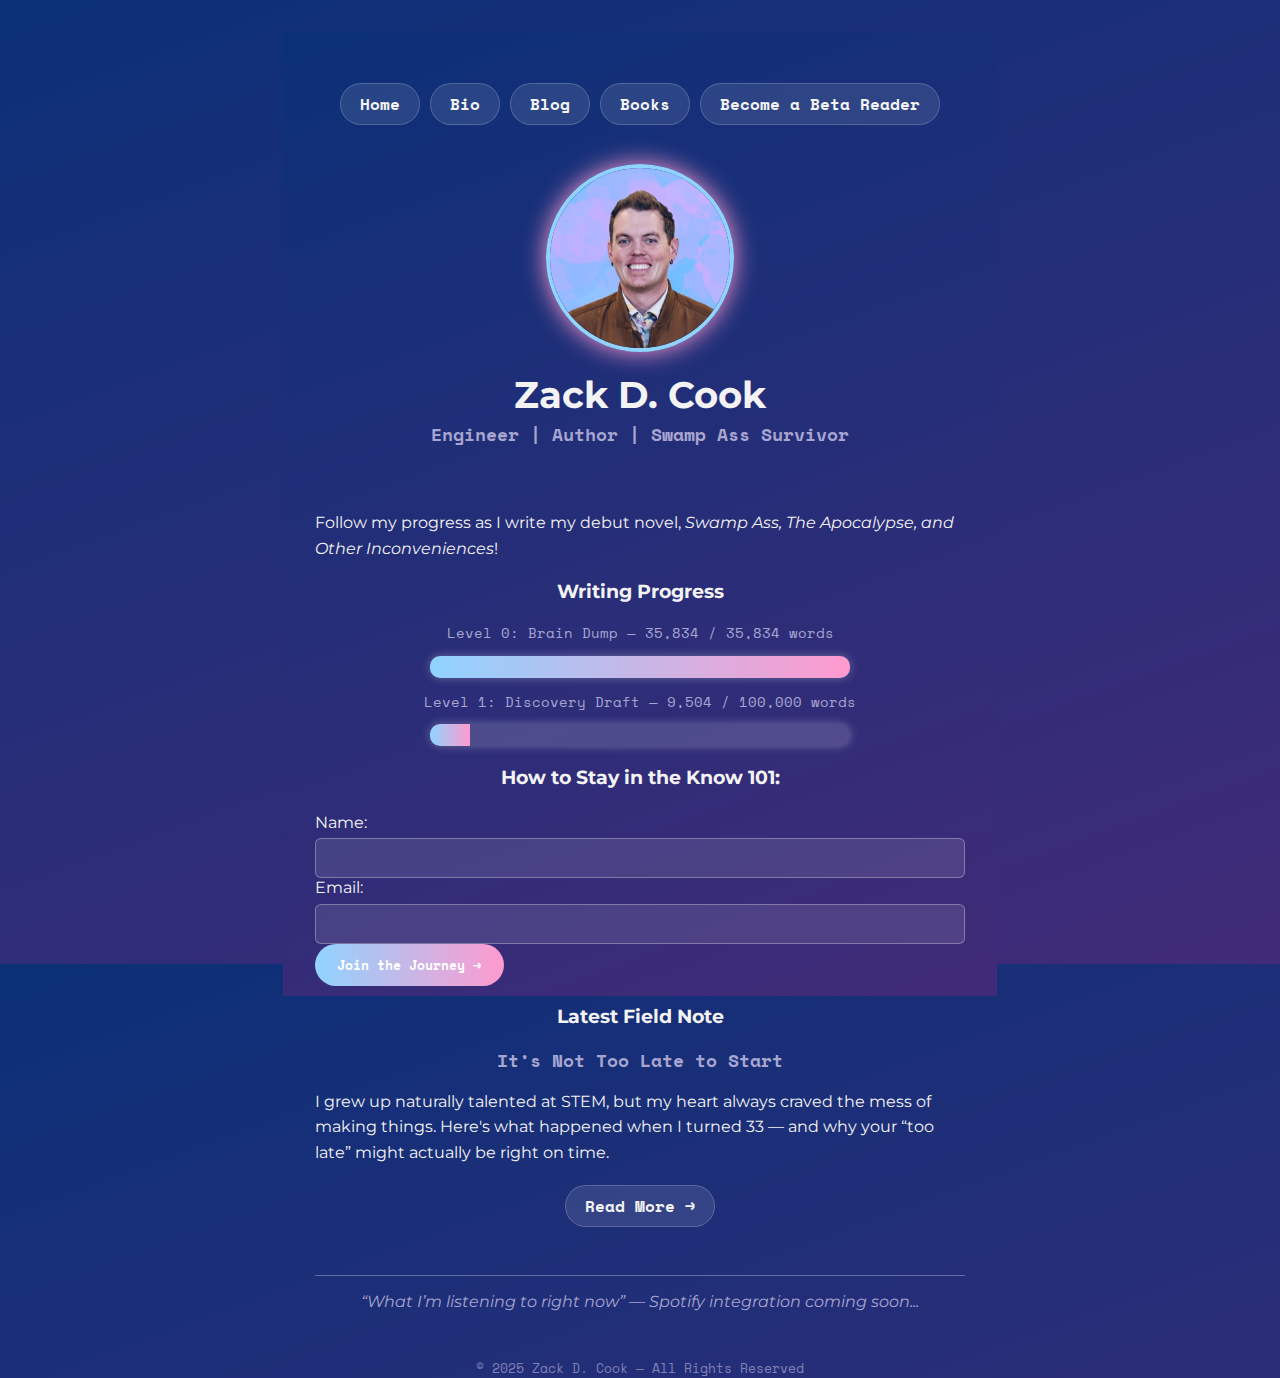
<file: index.html>
<!DOCTYPE html>
<html lang="en">
<head>
  <meta charset="UTF-8" />
  <meta name="viewport" content="width=device-width, initial-scale=1.0" />
  <title>Zack D. Cook – Author</title>
  <link rel="apple-touch-icon" href="favicon.png">
  <meta name="theme-color" content="#0B3078">
  <link rel="stylesheet" href="style.css">
</head>
<body>
  <nav>
    <a href="index.html">Home</a>
    <a href="bio.html">Bio</a>
    <a href="blog/index.html">Blog</a>
    <a href="works.html">Books</a>
    <a href="beta.html">Become a Beta Reader</a>
  </nav>
  <header>
    <img src="profile.jpg" alt="Zack D. Cook profile picture" class="profile">
    <h1>Zack D. Cook</h1>
    <h2>Engineer | Author | Swamp Ass Survivor</h2>
  </header>

  <section>
    <p>
      Follow my progress as I write my debut novel, <em>Swamp Ass, The Apocalypse, and Other Inconveniences</em>!
    </p>

    <h3>Writing Progress</h3>

    <div class="xp-label">Level 0: Brain Dump — 35,834 / 35,834 words</div>
    <div class="xp-container" style="--target-width:100%;">
      <div class="xp-bar" style="width:100%;"></div>
    </div>

    <div class="xp-label">Level 1: Discovery Draft — 9,504 / 100,000 words</div>
    <div class="xp-container" style="--target-width:8.7%;">
      <div class="xp-bar" style="width:9.5%;"></div>
    </div>
    
    <p></p>

    <div class="subscribe-box">
      <h3>How to Stay in the Know 101:</h3>
      <form action="https://formsubmit.co/972d8c9a0ddcd609e5fe897e27d4cde6" method="POST" target="_self">
        <input type="hidden" name="_subject" value="New Newsletter Signup">
        <input type="hidden" name="_next" value="https://zackdcook.com/thankyou.html">
        <input type="hidden" name="_captcha" value="false">
        <input type="text" name="_honey" style="display:none">
        <label for="name">Name:</label>
        <input type="text" id="name" name="name" required>
        <label for="email">Email:</label>
        <input type="email" id="email" name="email" required>
        <button type="submit">Join the Journey →</button>
      </form>
    </div>
    
    <!-- Latest Field Note Preview -->
    <section class="blog-preview">
      <h3>Latest Field Note</h3>
      <article>
        <h2>It’s Not Too Late to Start</h2>
        <p class="preview-snippet">I grew up naturally talented at STEM, but my heart always craved the mess of making things. Here's what happened when I turned 33 — and why your “too late” might actually be right on time.</p>
        <nav>
          <a href="blog/its-not-too-late.html">Read More →</a>
        </nav>
      </article>
    </section>
    <div class="spotify-placeholder">
      <em>“What I’m listening to right now”</em> — Spotify integration coming soon...
    </div>
  </section>

  <footer>© 2025 Zack D. Cook — All Rights Reserved</footer>
  <!-- Cloudflare Web Analytics --><script defer src='https://static.cloudflareinsights.com/beacon.min.js' data-cf-beacon='{"token": "25529c53f667454c84579c2abc404e20"}'></script><!-- End Cloudflare Web Analytics -->
</body>
</html>
</file>
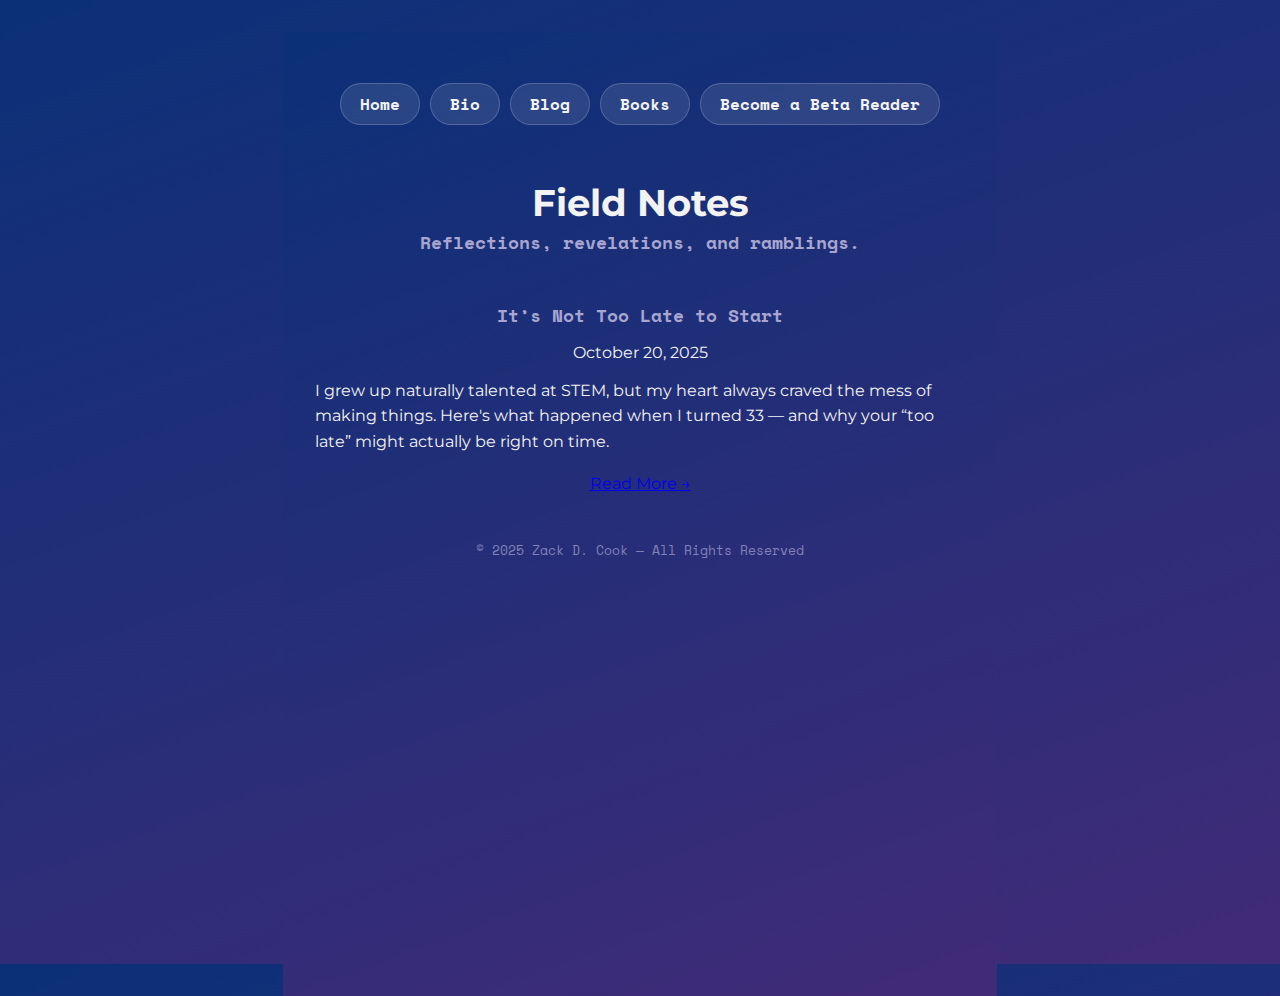
<file: blog/index.html>
<!DOCTYPE html>
<html lang="en">
<head>
  <meta charset="UTF-8" />
  <meta name="viewport" content="width=device-width, initial-scale=1.0" />
  <title>Field Notes – Zack D. Cook</title>
  <link rel="apple-touch-icon" href="../favicon.png">
  <meta name="theme-color" content="#0B3078">
  <link rel="stylesheet" href="../style.css">
</head>

<body>
  <nav>
    <a href="../index.html">Home</a>
    <a href="../bio.html">Bio</a>
    <a href="index.html">Blog</a>
    <a href="../works.html">Books</a>
    <a href="../beta.html">Become a Beta Reader</a>
  </nav>

  <header>
    <h1>Field Notes</h1>
    <h2>Reflections, revelations, and ramblings.</h2>
  </header>

  <section class="blog-list">
    <article>
      <h2>It’s Not Too Late to Start</h2>
      <div class="date">October 20, 2025</div>
      <p>I grew up naturally talented at STEM, but my heart always craved the mess of making things. Here's what happened when I turned 33 — and why your “too late” might actually be right on time.</p>
      <a href="its-not-too-late.html" class="read-more">Read More →</a>
    </article>

    <!-- Future blog posts go here -->
    <!--
    <article>
      <h2>[Next Post Title]</h2>
      <div class="date">[Date]</div>
      <p>[Short preview text...]</p>
      <a href="[filename].html" class="read-more">Read More →</a>
    </article>
    -->
  </section>

  <footer>© 2025 Zack D. Cook — All Rights Reserved</footer>

  <!-- Cloudflare Web Analytics -->
  <script defer src='https://static.cloudflareinsights.com/beacon.min.js'
    data-cf-beacon='{"token": "25529c53f667454c84579c2abc404e20"}'></script>
  <!-- End Cloudflare Web Analytics -->
</body>
</html>
</file>
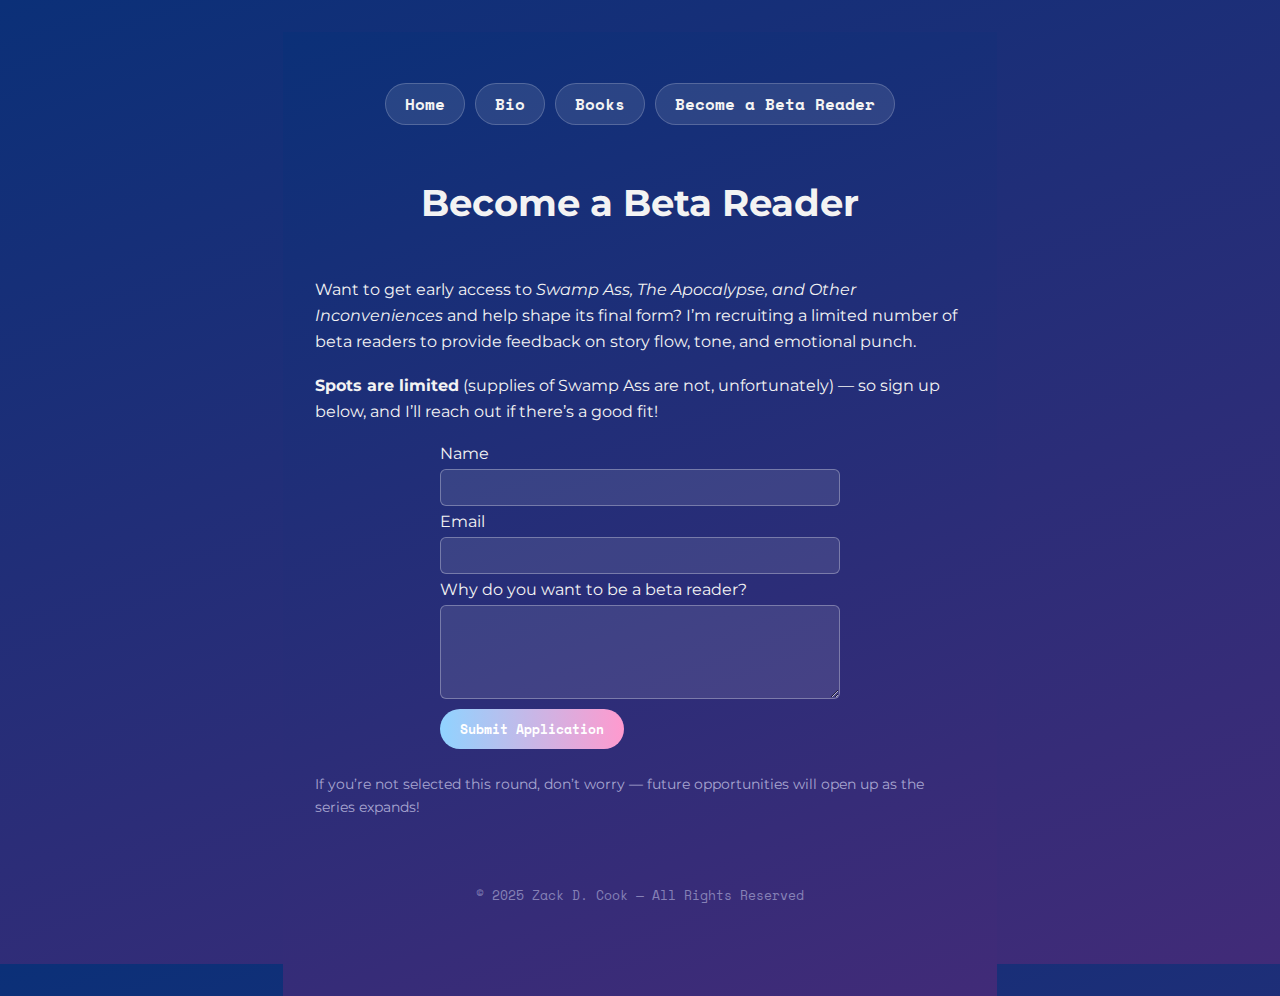
<file: beta.html>
<!DOCTYPE html>
<html lang="en">
<head>
  <meta charset="UTF-8" />
  <meta name="viewport" content="width=device-width, initial-scale=1.0" />
  <title>Become a Beta Reader – Zack D. Cook</title>
  <link rel="stylesheet" href="style.css">
</head>
<body>
  <nav>
    <a href="index.html">Home</a>
    <a href="bio.html">Bio</a>
    <a href="works.html">Books</a>
    <a href="beta.html">Become a Beta Reader</a>
  </nav>

  <header>
    <h1>Become a Beta Reader</h1>
  </header>

  <section>
    <p>
      Want to get early access to <em>Swamp Ass, The Apocalypse, and Other Inconveniences</em> and help shape its final form?
      I’m recruiting a limited number of beta readers to provide feedback on story flow, tone, and emotional punch.
    </p>

    <p><strong>Spots are limited</strong> (supplies of Swamp Ass are not, unfortunately) — so sign up below, and I’ll reach out if there’s a good fit!</p>

    <form action="https://formspree.io/f/yourFormID" method="POST" style="max-width:400px; margin:auto;">
      <label for="name">Name</label><br>
      <input type="text" id="name" name="name" required style="width:100%; padding:8px; margin:6px 0;"><br>

      <label for="email">Email</label><br>
      <input type="email" id="email" name="email" required style="width:100%; padding:8px; margin:6px 0;"><br>

      <label for="why">Why do you want to be a beta reader?</label><br>
      <textarea id="why" name="why" rows="4" style="width:100%; padding:8px; margin:6px 0;"></textarea><br>

      <button type="submit" style="
        background: linear-gradient(90deg, var(--accent-blue), var(--accent-pink));
        border:none; color:white; padding:10px 20px; border-radius:25px;
        cursor:pointer; font-family:'Space Mono', monospace; font-weight:600;">
        Submit Application
      </button>
    </form>

    <p style="margin-top:1.5rem; font-size:0.9rem; color:var(--muted);">
      If you’re not selected this round, don’t worry — future opportunities will open up as the series expands!
    </p>
  </section>

  <footer>© 2025 Zack D. Cook — All Rights Reserved</footer>
</body>
</html>
</file>
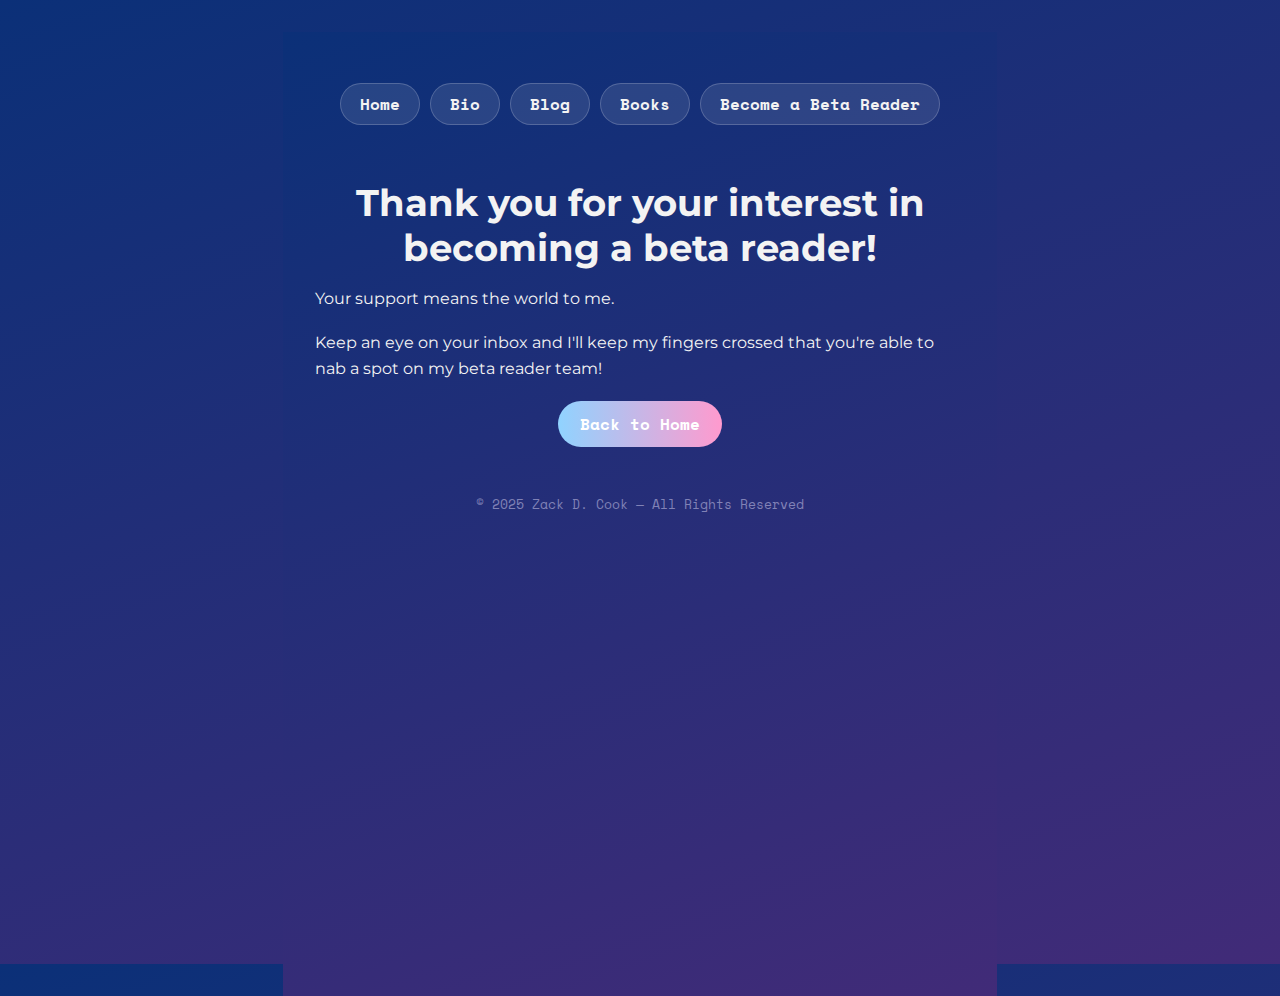
<file: betathankyou.html>
<!DOCTYPE html>
<html lang="en">
<head>
  <meta charset="UTF-8" />
  <meta name="viewport" content="width=device-width, initial-scale=1.0" />
  <title>Thank you! – Zack D. Cook</title>
  <link rel="apple-touch-icon" href="favicon.png">
  <meta name="theme-color" content="#0B3078">
  <link rel="stylesheet" href="style.css">
</head>

<body>
  <nav>
    <a href="index.html">Home</a>
    <a href="bio.html">Bio</a>
    <a href="blog/index.html">Blog</a>
    <a href="works.html">Books</a>
    <a href="beta.html">Become a Beta Reader</a>
  </nav>

  <section>
    <h1 class="justified">Thank you for your interest in becoming a beta reader!</h1>
    <p>Your support means the world to me.</p>
    <p> Keep an eye on your inbox and I'll keep my fingers crossed that you're able to nab a spot on my beta reader team!</p>
    <a href="index.html" class="back-btn">Back to Home</a>
  </section>

  <footer>© 2025 Zack D. Cook — All Rights Reserved</footer>

  <!-- Cloudflare Web Analytics -->
  <script defer src='https://static.cloudflareinsights.com/beacon.min.js'
    data-cf-beacon='{"token": "25529c53f667454c84579c2abc404e20"}'></script>
  <!-- End Cloudflare Web Analytics -->
</body>
</html>
</file>
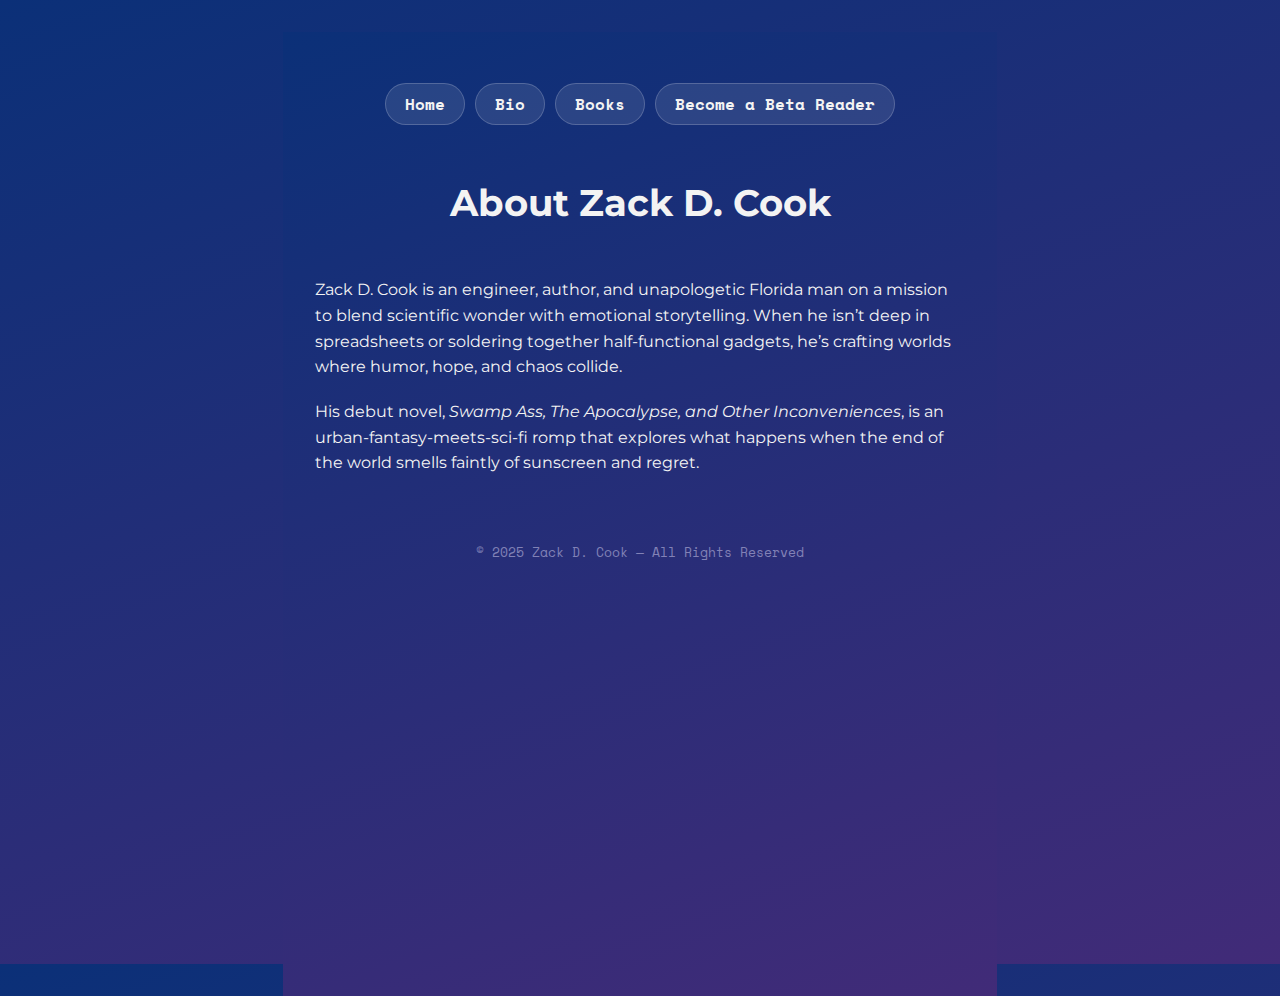
<file: bio.html>
<!DOCTYPE html>
<html lang="en">
<head>
  <meta charset="UTF-8" />
  <meta name="viewport" content="width=device-width, initial-scale=1.0" />
  <title>About Zack D. Cook</title>
  <link rel="apple-touch-icon" href="favicon.png">
  <meta name="theme-color" content="#0B3078">
  <link rel="stylesheet" href="style.css">
</head>
<body>
  <nav>
    <a href="index.html">Home</a>
    <a href="bio.html">Bio</a>
    <a href="works.html">Books</a>
    <a href="beta.html">Become a Beta Reader</a>
  </nav>

  <header>
    <h1>About Zack D. Cook</h1>
  </header>

  <section>
    <p>
      Zack D. Cook is an engineer, author, and unapologetic Florida man on a mission
      to blend scientific wonder with emotional storytelling. When he isn’t deep in spreadsheets or soldering
      together half-functional gadgets, he’s crafting worlds where humor, hope, and chaos collide.  
    </p>
    <p>
      His debut novel, <em>Swamp Ass, The Apocalypse, and Other Inconveniences</em>, is an urban-fantasy-meets-sci-fi romp that
      explores what happens when the end of the world smells faintly of sunscreen and regret.
    </p>
  </section>

  <footer>© 2025 Zack D. Cook — All Rights Reserved</footer>
</body>
</html>
</file>
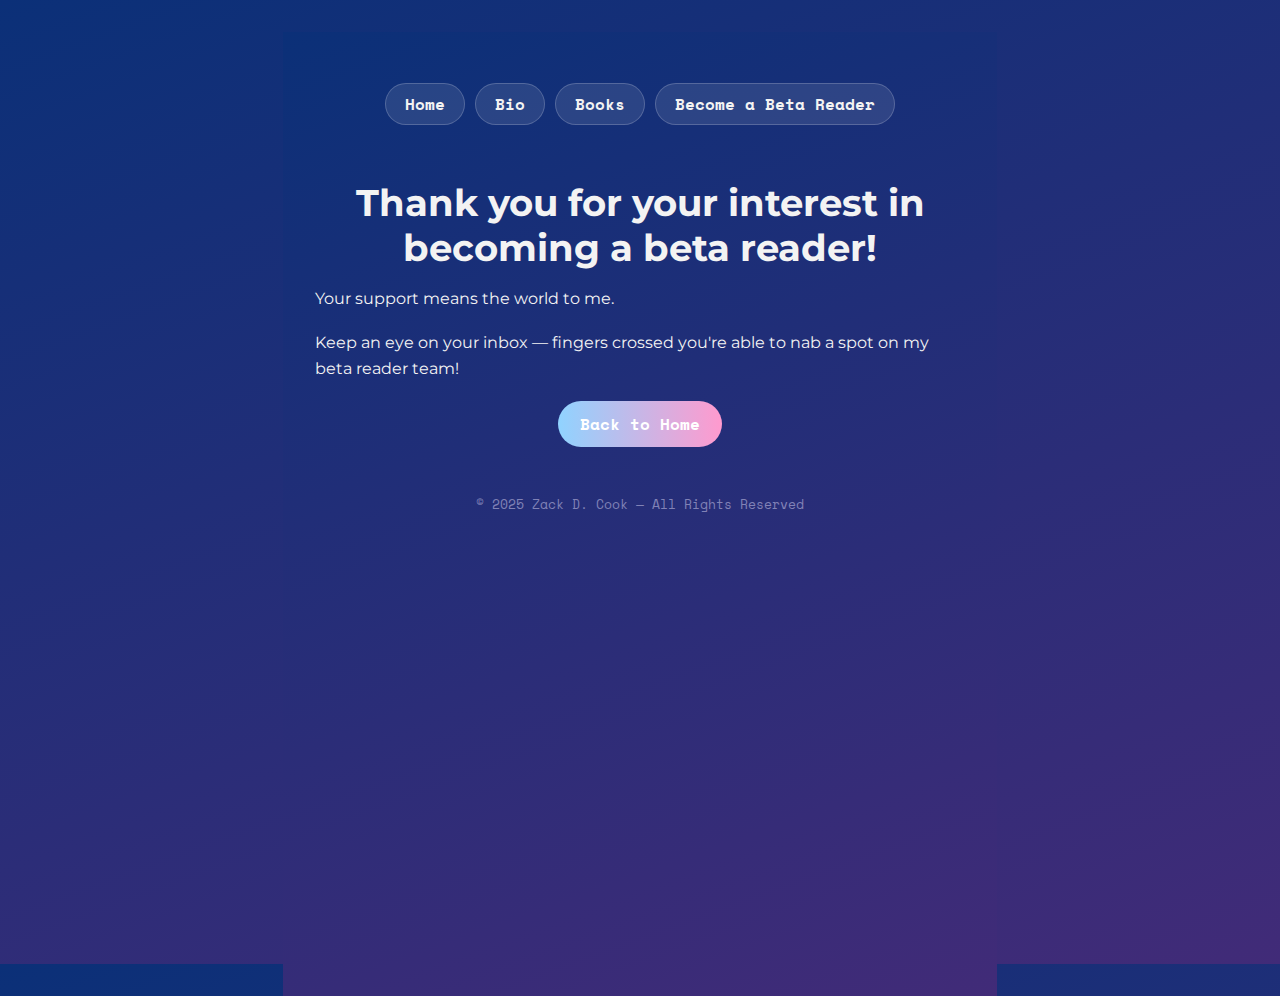
<file: formthankyou.html>
<!DOCTYPE html>
<html lang="en">
<head>
  <meta charset="UTF-8" />
  <meta name="viewport" content="width=device-width, initial-scale=1.0" />
  <title>Thank you! – Zack D. Cook</title>
  <link rel="apple-touch-icon" href="favicon.png">
  <meta name="theme-color" content="#0B3078">
  <link rel="stylesheet" href="style.css">
</head>

<body>
  <nav>
    <a href="index.html">Home</a>
    <a href="bio.html">Bio</a>
    <a href="works.html">Books</a>
    <a href="beta.html">Become a Beta Reader</a>
  </nav>

  <section>
    <h1 class="justified">Thank you for your interest in becoming a beta reader!</h1>
    <p>Your support means the world to me.</p>
    <p>Keep an eye on your inbox — fingers crossed you're able to nab a spot on my beta reader team!</p>

    <a href="index.html" class="back-btn">Back to Home</a>
  </section>

  <footer>© 2025 Zack D. Cook — All Rights Reserved</footer>

  <!-- Cloudflare Web Analytics -->
  <script defer src='https://static.cloudflareinsights.com/beacon.min.js'
    data-cf-beacon='{"token": "25529c53f667454c84579c2abc404e20"}'></script>
  <!-- End Cloudflare Web Analytics -->
</body>
</html>
</file>
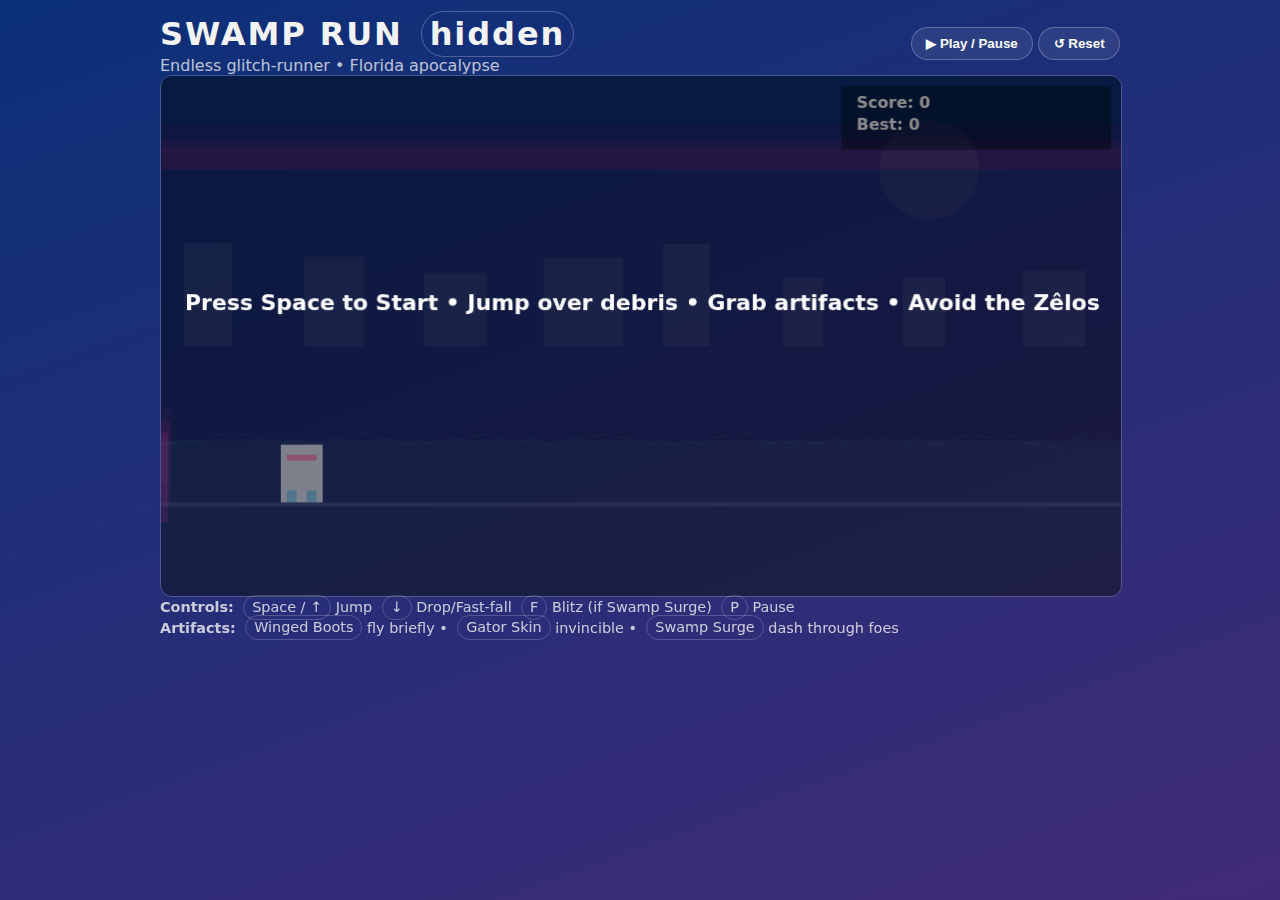
<file: run.html>
<!DOCTYPE html>
<html lang="en">
<head>
<meta charset="utf-8" />
<meta name="viewport" content="width=device-width,initial-scale=1" />
<title>SWAMP RUN // hidden</title>
<style>
  :root{
    --bg1:#0B3078; --bg2:#412B78; --ink:#f3f3f3;
    --pink:#ff9ace; --blue:#90d3ff; --lime:#70e6a2; --amber:#ffcc66; --red:#ff6b6b;
  }
  html,body{height:100%;margin:0;background:linear-gradient(160deg,var(--bg1),var(--bg2));color:var(--ink);font-family:system-ui,Segoe UI,Montserrat,Arial,sans-serif;}
  .wrap{max-width:960px;margin:auto;padding:12px 16px;}
  h1{font-weight:700;letter-spacing:.06em;margin:.2rem 0}
  .hud{display:flex;gap:12px;flex-wrap:wrap;align-items:center;justify-content:space-between}
  .btn{appearance:none;border:1px solid rgba(255,255,255,.25);background:rgba(255,255,255,.08);color:#fff;padding:.5rem .9rem;border-radius:999px;font-weight:700;cursor:pointer}
  .btn:hover{background:linear-gradient(90deg,var(--blue),var(--pink))}
  canvas{width:100%;height:60vh;max-height:520px;border:1px solid rgba(255,255,255,.2);border-radius:12px;display:block;background:transparent}
  .legend{opacity:.8;font-size:.9rem;line-height:1.4}
  .pill{padding:.2rem .5rem;border:1px solid rgba(255,255,255,.25);border-radius:999px;margin-left:.3rem}
  .muted{opacity:.75}
  .center{text-align:center}
  .big{font-size:1.1rem}
</style>
</head>
<body>
<div class="wrap">
  <div class="hud">
    <div>
      <h1>SWAMP RUN <span class="pill">hidden</span></h1>
      <div class="muted">Endless glitch-runner • Florida apocalypse</div>
    </div>
    <div>
      <button id="playBtn" class="btn">▶︎ Play / Pause</button>
      <button id="resetBtn" class="btn">↺ Reset</button>
    </div>
  </div>

  <canvas id="game" width="960" height="420"></canvas>

  <div class="legend">
    <strong>Controls:</strong>
    <span class="pill">Space / ↑</span> Jump
    <span class="pill">↓</span> Drop/Fast-fall
    <span class="pill">F</span> Blitz (if Swamp Surge)
    <span class="pill">P</span> Pause
    <br/>
    <strong>Artifacts:</strong>
    <span class="pill">Winged Boots</span> fly briefly •
    <span class="pill">Gator Skin</span> invincible •
    <span class="pill">Swamp Surge</span> dash through foes
  </div>

  <p class="center big muted" id="status"></p>
</div>

<script>
(() => {
  // --- Canvas setup ---
  const canvas = document.getElementById('game');
  const ctx = canvas.getContext('2d');

  // DPI fix for crispness on high-DPI screens
  function fixDPI() {
    const rect = canvas.getBoundingClientRect();
    const dpi = window.devicePixelRatio || 1;
    canvas.width = Math.round(rect.width * dpi);
    canvas.height = Math.round(rect.height * dpi);
    ctx.setTransform(dpi,0,0,dpi,0,0);
  }
  fixDPI(); window.addEventListener('resize', fixDPI);

  // --- Helpers ---
  const R = (min,max)=>Math.random()*(max-min)+min;
  const RI = (min,max)=>Math.floor(R(min,max+1));
  const clamp=(v,a,b)=>Math.max(a,Math.min(b,v));
  const nowMS=()=>performance.now();

  // --- World constants ---
  const GROUND_Y = 0.82;     // ground as % of canvas height
  const GRAVITY = 0.72;      // base gravity
  const JUMP_V   = -15.5;    // jump velocity
  const BASE_SPD = 6.2;      // base scroll speed
  const SKY = ['#0B3078','#1a2b74','#2a2a78','#412B78'];
  const WATER = 'rgba(144, 211, 255, 0.07)';

  // Difficulty ramp
  let difficulty = 1;           // grows slowly
  let dist = 0;                 // meters
  let score = 0;
  let best = +localStorage.getItem('swamprun_best') || 0;

  // --- Player (runner) ---
  const player = {
    x: 120, y: 0, w: 42, h: 58,
    vy: 0,
    onGround: false,
    flyUntil: 0, invUntil: 0, surgeUntil: 0,
    alive: true,
  };

  // Chaser on the left (the Zêlos)
  const chaser = { x: -120, w: 120, hue: 310 };

  // Pools
  const obstacles = []; // debris, barriers
  const enemies = [];   // tactical NPCs
  const artifacts = []; // power-ups
  const particles = [];

  // Spawners
  let nextObsAt = 0, nextEnemyAt = 100, nextArtifactAt = 250;

  // Input
  const keys = new Set();
  window.addEventListener('keydown', e => {
    if (['ArrowUp','ArrowDown','Space','KeyF','KeyP'].includes(e.code)) e.preventDefault();
    keys.add(e.code);
    if (e.code==='Space' || e.code==='ArrowUp') jump();
    if (e.code==='KeyF') dash();
    if (e.code==='KeyP') togglePause();
  });
  window.addEventListener('keyup', e => keys.delete(e.code));

  // UI
  const statusEl = document.getElementById('status');
  const playBtn = document.getElementById('playBtn');
  const resetBtn = document.getElementById('resetBtn');
  playBtn.onclick=()=>togglePause();
  resetBtn.onclick=()=>reset(true);

  // --- Core actions ---
  function jump(){
    if(!player.alive) return;
    const canFly = player.flyUntil > t;
    if(player.onGround || canFly){
      player.vy = JUMP_V*(canFly?0.85:1);
      player.onGround=false;
    }
  }
  function dash(){
    if(!player.alive) return;
    if(player.surgeUntil > t){
      // small forward lunge effect (visual only, clears nearby enemies)
      for(const e of enemies){
        if(Math.abs(e.x - (player.x+player.w)) < 80 && Math.abs((e.y+e.h) - (player.y+player.h)) < 60){
          e.dead = true;
          puff(e.x,e.y,'#ffea8a');
          score += 10;
        }
      }
    }
  }

  // --- Entities ---
  function spawnObstacle(){
    const h = RI(24, 42) * (Math.random()<0.2 ? 2 : 1);  // sometimes tall
    obstacles.push({
      x: canvas.width+RI(0,120), y: groundY()-h, w: RI(26, 46), h,
      color: Math.random()<0.5 ? '#3dd39a' : '#a5f7ff',
      vx: -scrollSpeed()
    });
  }
  function spawnEnemy(){
    enemies.push({
      x: canvas.width+RI(0,120),
      y: groundY()-54, w: 36, h: 54,
      vx: -scrollSpeed() * R(1.02,1.18),
      step: 0,
      dead: false,
    });
  }
  function spawnArtifact(){
    const types = ['fly','inv','surge'];
    const type = types[RI(0,2)];
    artifacts.push({
      x: canvas.width+RI(0,120),
      y: groundY()-RI(80,140),
      r: 12,
      type,
      vx: -scrollSpeed()*0.98,
      a: 0
    });
  }

  function groundY(){ return canvas.height*GROUND_Y; }
  function scrollSpeed(){ return BASE_SPD + Math.min(8, difficulty*0.5); }

  function collide(a,b){
    return a.x < b.x+b.w && a.x+a.w > b.x && a.y < b.y+b.h && a.y+a.h > b.y;
  }
  function circleHitRect(c,r,rect){
    const cx = clamp(c.x, rect.x, rect.x+rect.w);
    const cy = clamp(c.y, rect.y, rect.y+rect.h);
    const dx = c.x - cx, dy = c.y - cy;
    return (dx*dx + dy*dy) <= r*r;
  }

  // --- Particles ---
  function puff(x,y,color='#fff'){
    for(let i=0;i<12;i++){
      particles.push({x,y, vx:R(-1.8,1.8), vy:R(-2.2,0.4), life:R(400,900), born:t, color});
    }
  }

  // --- Draw helpers ---
  function bg(){
    // layered parallax marsh & skyline
    const w = canvas.width, h = canvas.height;
    // sky bands glitch
    for(let i=0;i<SKY.length;i++){
      ctx.fillStyle = SKY[i];
      const bandH = h*(0.18/(i+1));
      ctx.fillRect(0, i*bandH, w, bandH);
    }
    // sun/moon glitch
    ctx.save();
    ctx.globalCompositeOperation='screen';
    ctx.fillStyle='rgba(255,255,255,0.06)';
    ctx.beginPath(); ctx.arc(w*0.8, h*0.18, 50, 0, Math.PI*2); ctx.fill();
    ctx.restore();

    // distant city silhouette
    ctx.fillStyle='rgba(255,255,255,0.08)';
    for(let i=0;i<8;i++){
      const bw = RI(40,80), bh = RI(60,120);
      ctx.fillRect(i*120 + ((t/30)%120), h*0.52 - bh, bw, bh);
    }

    // sawgrass / water shimmer
    ctx.fillStyle=WATER;
    ctx.fillRect(0, h*0.7, w, h*0.3);
    ctx.strokeStyle='rgba(112,230,162,0.15)';
    ctx.beginPath();
    for(let x=0;x<w;x+=24){
      const y = h*0.7 + Math.sin((t*0.002)+x*0.05)*4;
      ctx.moveTo(x, y); ctx.lineTo(x+18, y+R(-6,6));
    }
    ctx.stroke();

    // ground line
    ctx.fillStyle='rgba(255,255,255,0.15)';
    ctx.fillRect(0, groundY(), w, 4);
  }

  function drawPlayer(){
    // body
    const {x,y,w,h} = player;
    const inv = player.invUntil > t;
    const surge = player.surgeUntil > t;
    ctx.save();
    if(inv) { ctx.shadowColor='#ffea8a'; ctx.shadowBlur=18; }
    if(surge){ ctx.shadowColor='#9cf'; ctx.shadowBlur=12; }
    ctx.fillStyle = inv ? '#ffe66d' : '#e5ecff';
    ctx.fillRect(x, y, w, h);
    // bandana/accent
    ctx.fillStyle = surge ? '#9cf' : '#ff9ace';
    ctx.fillRect(x+6, y+10, w-12, 6);
    // legs
    ctx.fillStyle = '#90d3ff';
    ctx.fillRect(x+6, y+h-12, 10, 12);
    ctx.fillRect(x+w-16, y+h-12, 10, 12);
    ctx.restore();

    // flight trail
    if(player.flyUntil>t){
      ctx.strokeStyle='rgba(255,154,206,.6)';
      ctx.beginPath();
      ctx.moveTo(x, y+h/2);
      ctx.lineTo(x-24, y+h/2+Math.sin(t*0.03)*8);
      ctx.stroke();
    }
  }

  function drawChaser(){
    chaser.x = -100 + Math.sin(t*0.0018)*18; // menacing bob
    const y0 = groundY()-70;
    ctx.save();
    ctx.globalCompositeOperation='screen';
    for(let i=0;i<3;i++){
      ctx.fillStyle=`hsla(${(chaser.hue+i*12)%360}, 90%, 60%, ${0.08*(3-i)})`;
      ctx.fillRect(chaser.x + i*8, y0 - i*12, 90-i*6, 90-i*8);
    }
    ctx.restore();
  }

  function drawObstacles(list){
    for(const o of list){
      ctx.fillStyle=o.color;
      ctx.fillRect(o.x,o.y,o.w,o.h);
    }
  }
  function drawEnemies(list){
    for(const e of list){
      if(e.dead) continue;
      // simple visor soldier
      ctx.fillStyle='#9ad0ff';
      ctx.fillRect(e.x, e.y, e.w, e.h);
      ctx.fillStyle='#111';
      ctx.fillRect(e.x+4, e.y+10, e.w-8, 10);
      // idle sway
      e.step += 0.2;
      e.y += Math.sin(e.step)*0.2;
    }
  }
  function drawArtifacts(list){
    for(const a of list){
      a.a += 0.05;
      const glow = a.type==='fly' ? '#ff9ace' : a.type==='inv' ? '#ffe66d' : '#90d3ff';
      ctx.save();
      ctx.shadowColor=glow; ctx.shadowBlur=12;
      ctx.fillStyle=glow;
      ctx.beginPath();
      ctx.arc(a.x, a.y + Math.sin(a.a)*4, a.r, 0, Math.PI*2);
      ctx.fill();
      ctx.restore();
    }
  }
  function drawParticles(){
    for(const p of particles){
      const age = t - p.born;
      const k = 1 - age/p.life;
      if(k<=0) { p.dead=true; continue; }
      ctx.globalAlpha = k;
      ctx.fillStyle=p.color;
      ctx.fillRect(p.x, p.y, 3,3);
      ctx.globalAlpha = 1;
    }
  }

  // --- Game loop ---
  let t = 0, last = nowMS(), paused = false;

  function update(dt){
    if(!player.alive) dt*=0.5; // slow-mo on death

    // Difficulty ramp over time
    difficulty += dt*0.00012;
    dist += scrollSpeed()*dt*0.01;
    score = Math.floor(dist + (player.invUntil>t?50:0) + (player.surgeUntil>t?25:0));

    // Player physics
    const gravity = player.flyUntil>t ? GRAVITY*0.4 : GRAVITY;
    player.vy += gravity;
    player.y += player.vy;
    const gY = groundY()-player.h;
    if(player.y >= gY){ player.y=gY; player.vy=0; player.onGround=true; }
    if(keys.has('ArrowDown') && !player.onGround){ player.vy += 1.6; } // fast-fall

    // Scroll / move entities
    const spd = -scrollSpeed();
    for(const o of obstacles){ o.x += spd; }
    for(const e of enemies){ e.x += spd*1.0; }
    for(const a of artifacts){ a.x += spd*0.98; }
    for(const p of particles){ p.x += p.vx; p.y += p.vy; }

    // Spawn logic
    nextObsAt -= scrollSpeed(); if(nextObsAt<=0){ spawnObstacle(); nextObsAt = RI(220, 360) - difficulty*6; }
    if(difficulty>1.8){ nextEnemyAt -= scrollSpeed(); if(nextEnemyAt<=0){ spawnEnemy(); nextEnemyAt = RI(520, 920) - difficulty*8; } }
    if(difficulty>1.2){ nextArtifactAt -= scrollSpeed(); if(nextArtifactAt<=0){ spawnArtifact(); nextArtifactAt = RI(1400, 2200) - difficulty*10; } }

    // Cleanup offscreen/dead
    const off = -120;
    while(obstacles[0]?.x+obstacles[0].w < off) obstacles.shift();
    while(enemies[0]?.x+enemies[0].w < off || enemies[0]?.dead) enemies.shift();
    while(artifacts[0]?.x < off) artifacts.shift();
    for(let i=particles.length-1;i>=0;i--) if(particles[i].dead) particles.splice(i,1);

    // Collisions
    if(player.invUntil <= t){
      for(const o of obstacles){
        if(collide(player,o)) { die(); break; }
      }
      for(const e of enemies){
        if(!e.dead && collide(player,e)) { die(); break; }
      }
      // Chaser kill if caught
      if(player.x < chaser.x + chaser.w - 10){ die(); }
    }

    // Artifacts pickup
    for(let i=artifacts.length-1;i>=0;i--){
      const a = artifacts[i];
      if(circleHitRect({x:a.x,y:a.y},a.r, player)){
        if(a.type==='fly') player.flyUntil = t + 4000;
        if(a.type==='inv') player.invUntil = t + 3000;
        if(a.type==='surge') player.surgeUntil = t + 2500;
        puff(a.x,a.y, a.type==='inv' ? '#ffe66d' : a.type==='fly' ? '#ff9ace' : '#90d3ff');
        score += 15;
        artifacts.splice(i,1);
      }
    }

    // Surge auto-clear a bit in front
    if(player.surgeUntil>t){
      for(const e of enemies){
        if(!e.dead && e.x < player.x+player.w+18) { e.dead=true; puff(e.x,e.y,'#9cf'); score+=10; }
      }
    }
  }

  function die(){
    if(!player.alive){
      return;
    }
    player.alive=false;
    best = Math.max(best, score);
    localStorage.setItem('swamprun_best', best);
    statusEl.innerHTML = `☠️ Caught by the Zêlos — Score: <b>${score}</b> • Best: <b>${best}</b> • Press <b>↺ Reset</b>`;
    puff(player.x+20, player.y+30, '#ff6b6b');
  }

  function draw(){
    bg();
    drawChaser();
    drawObstacles(obstacles);
    drawEnemies(enemies);
    drawArtifacts(artifacts);
    drawPlayer();
    drawParticles();

    // HUD
    ctx.fillStyle='rgba(0,0,0,.35)';
    ctx.fillRect(canvas.width-280, 10, 270, 64);
    ctx.fillStyle='#fff';
    ctx.font='700 16px system-ui,Segoe UI,Arial';
    ctx.fillText(`Score: ${score}`, canvas.width-265, 32);
    ctx.fillText(`Best: ${best}`, canvas.width-265, 54);

    // Power timers
    const y0 = 90, x0 = canvas.width-280;
    const tms = [
      ['Winged', Math.max(0, player.flyUntil - t), '#ff9ace'],
      ['Gator',  Math.max(0, player.invUntil - t), '#ffe66d'],
      ['Surge',  Math.max(0, player.surgeUntil - t), '#90d3ff'],
    ];
    let yy=y0;
    for(const [label,ms,color] of tms){
      if(ms<=0) continue;
      ctx.fillStyle='rgba(255,255,255,.25)';
      ctx.fillRect(x0, yy, 140, 10);
      ctx.fillStyle=color;
      ctx.fillRect(x0, yy, 140*(ms/4000), 10);
      ctx.fillStyle='#fff';
      ctx.font='12px system-ui';
      ctx.fillText(label, x0+150, yy+9);
      yy+=16;
    }

    // Start/Dead overlay text
    if(!started){
      ctx.fillStyle='rgba(0,0,0,.45)';
      ctx.fillRect(0,0,canvas.width,canvas.height);
      ctx.fillStyle='#fff';
      ctx.font='700 22px system-ui,Segoe UI';
      ctx.fillText('Press Space to Start • Jump over debris • Grab artifacts • Avoid the Zêlos', 24, canvas.height*0.45);
    } else if(!player.alive){
      ctx.fillStyle='rgba(0,0,0,.45)';
      ctx.fillRect(0,0,canvas.width,canvas.height);
      ctx.fillStyle='#fff';
      ctx.font='700 24px system-ui,Segoe UI';
      ctx.fillText(`Score: ${score}  |  Best: ${best}`, 24, canvas.height*0.45);
    }
  }

  // --- Loop driver ---
  let started=false;
  function loop(ts){
    if(paused){ last = ts; requestAnimationFrame(loop); return; }
    const dt = Math.min(40, ts - last); last = ts; t = ts;
    if(started && player.alive) update(dt);
    ctx.clearRect(0,0,canvas.width,canvas.height);
    draw();
    requestAnimationFrame(loop);
  }
  requestAnimationFrame(loop);

  // Start on first jump
  window.addEventListener('keydown', (e)=>{
    if(!started && (e.code==='Space'||e.code==='ArrowUp')) { started=true; statusEl.textContent=''; }
  });

  function reset(full=false){
    // reset state
    player.y = groundY()-player.h; player.vy=0; player.onGround=true;
    player.flyUntil=player.invUntil=player.surgeUntil=0; player.alive=true;
    obstacles.length=enemies.length=artifacts.length=particles.length=0;
    nextObsAt=0; nextEnemyAt=100; nextArtifactAt=250;
    difficulty = 1; dist = 0; score=0; started = !full ? started : false;
    statusEl.textContent='';
  }

  function togglePause(){
    paused = !paused;
    playBtn.textContent = paused ? '▶︎ Resume' : '⏸ Pause';
  }

  // initial position
  reset(true);
})();
</script>
</body>
</html>
</file>
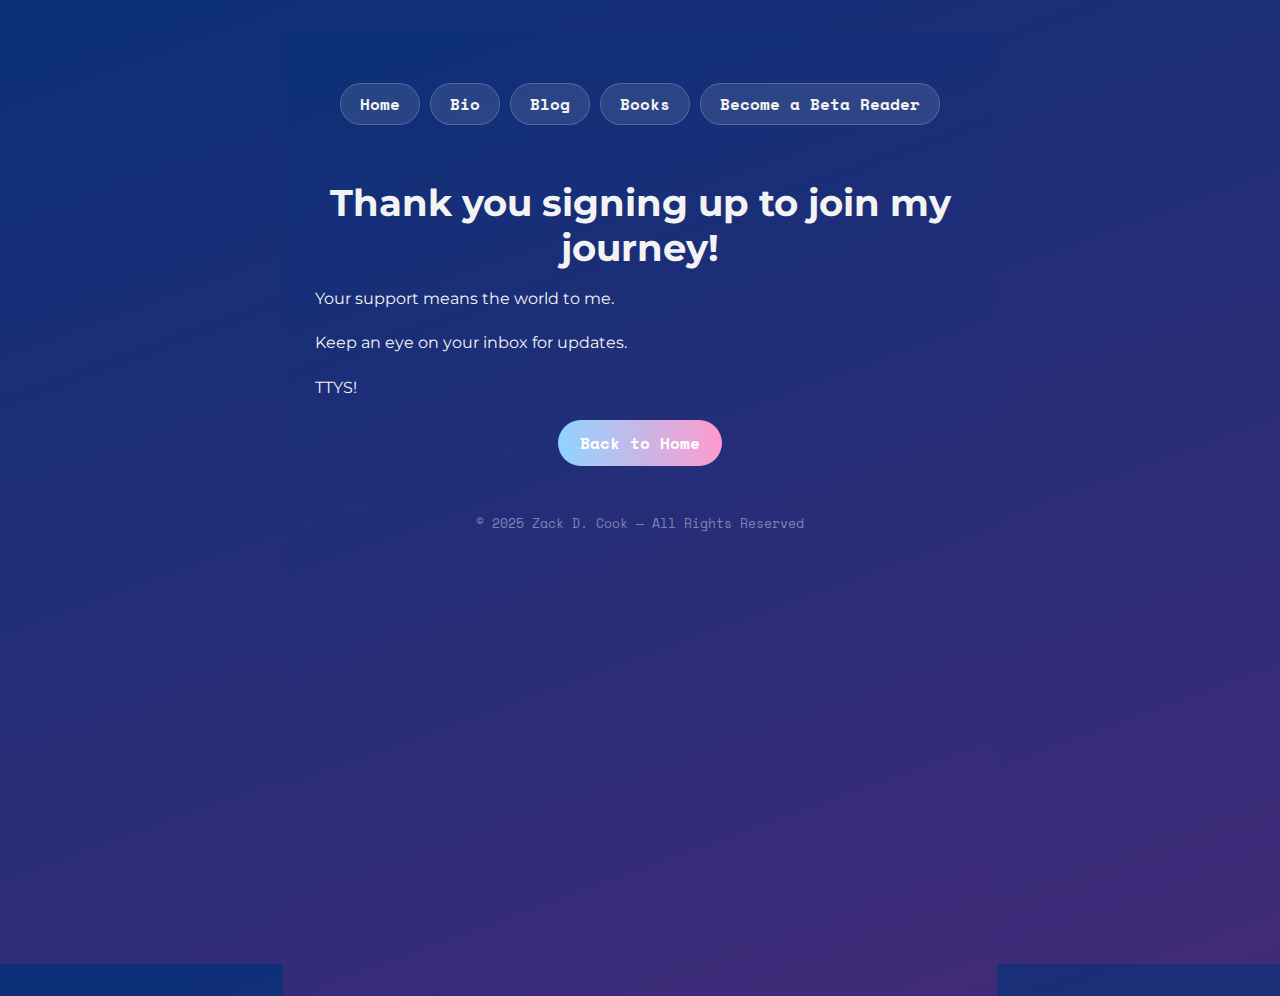
<file: thankyou.html>
<!DOCTYPE html>
<html lang="en">
<head>
  <meta charset="UTF-8" />
  <meta name="viewport" content="width=device-width, initial-scale=1.0" />
  <title>Thank you! – Zack D. Cook</title>
  <link rel="apple-touch-icon" href="favicon.png">
  <meta name="theme-color" content="#0B3078">
  <link rel="stylesheet" href="style.css">
</head>

<body>
  <nav>
    <a href="index.html">Home</a>
    <a href="bio.html">Bio</a>
    <a href="blog/index.html">Blog</a>
    <a href="works.html">Books</a>
    <a href="beta.html">Become a Beta Reader</a>
  </nav>

  <section>
    <h1 class="justified">Thank you signing up to join my journey!</h1>
    <p>Your support means the world to me.</p>
    <p>Keep an eye on your inbox for updates.</p>
    <p>TTYS!</p>
    <a href="index.html" class="back-btn">Back to Home</a>
  </section>

  <footer>© 2025 Zack D. Cook — All Rights Reserved</footer>

  <!-- Cloudflare Web Analytics -->
  <script defer src='https://static.cloudflareinsights.com/beacon.min.js'
    data-cf-beacon='{"token": "25529c53f667454c84579c2abc404e20"}'></script>
  <!-- End Cloudflare Web Analytics -->
</body>
</html>
</file>
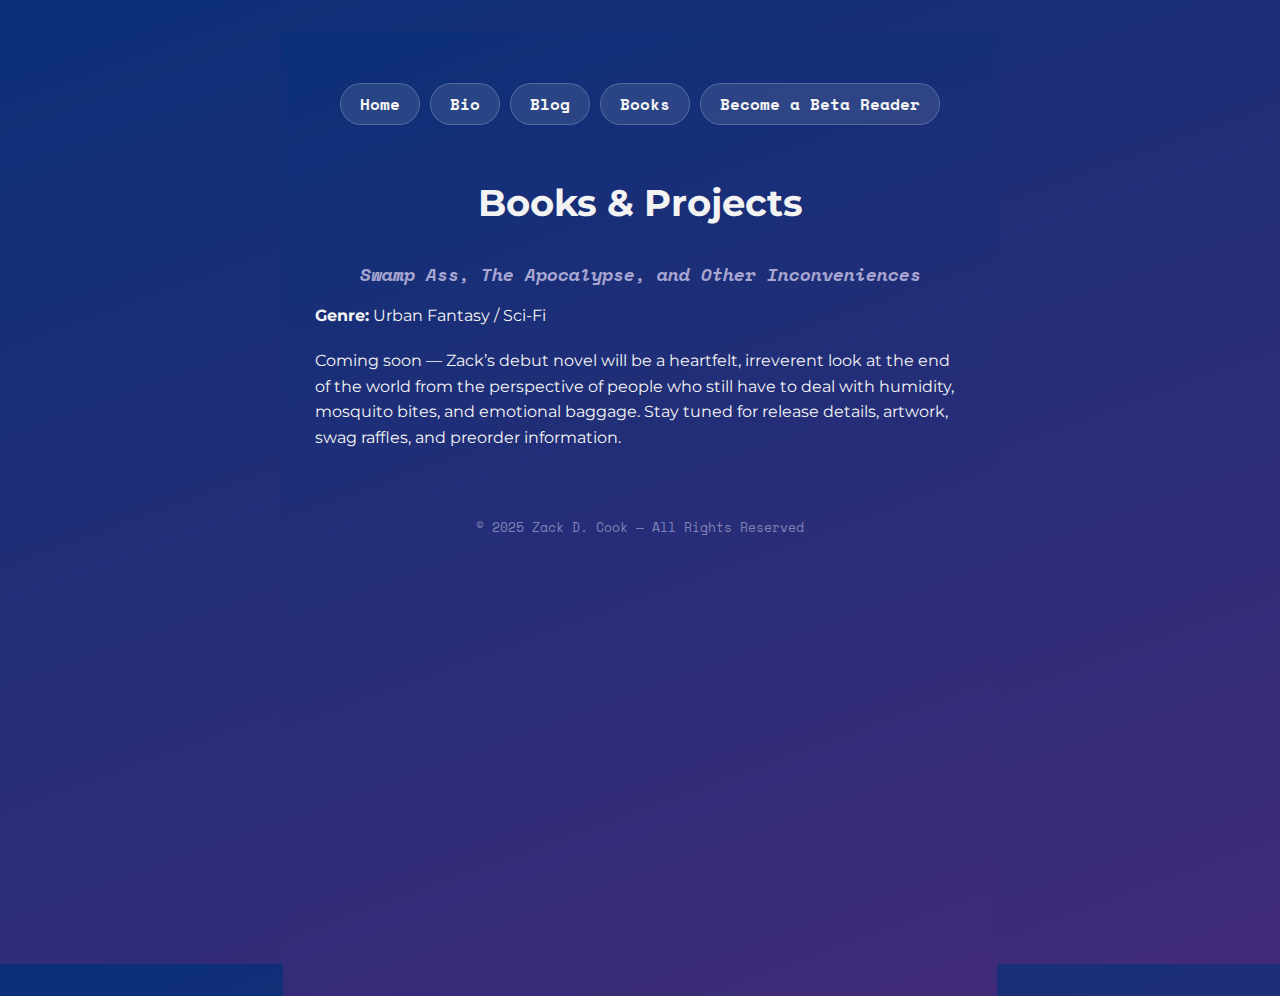
<file: works.html>
<!DOCTYPE html>
<html lang="en">
<head>
  <meta charset="UTF-8" />
  <meta name="viewport" content="width=device-width, initial-scale=1.0" />
  <title>Books by Zack D. Cook</title>
  <link rel="apple-touch-icon" href="favicon.png">
  <meta name="theme-color" content="#0B3078">
  <link rel="stylesheet" href="style.css">
</head>
<body>
  <nav>
    <a href="index.html">Home</a>
    <a href="bio.html">Bio</a>
    <a href="blog/index.html">Blog</a>
    <a href="works.html">Books</a>
    <a href="beta.html">Become a Beta Reader</a>
  </nav>

  <header>
    <h1>Books & Projects</h1>
  </header>

  <section>
    <h2><em>Swamp Ass, The Apocalypse, and Other Inconveniences</em></h2>
    <p><strong>Genre:</strong> Urban Fantasy / Sci-Fi</p>
    <p>
      Coming soon — Zack’s debut novel will be a heartfelt, irreverent look at the end of the world from the perspective
      of people who still have to deal with humidity, mosquito bites, and emotional baggage.
      Stay tuned for release details, artwork, swag raffles, and preorder information.
    </p>
  </section>

  <footer>© 2025 Zack D. Cook — All Rights Reserved</footer>
  <!-- Cloudflare Web Analytics --><script defer src='https://static.cloudflareinsights.com/beacon.min.js' data-cf-beacon='{"token": "25529c53f667454c84579c2abc404e20"}'></script><!-- End Cloudflare Web Analytics -->
</body>
</html>
</file>
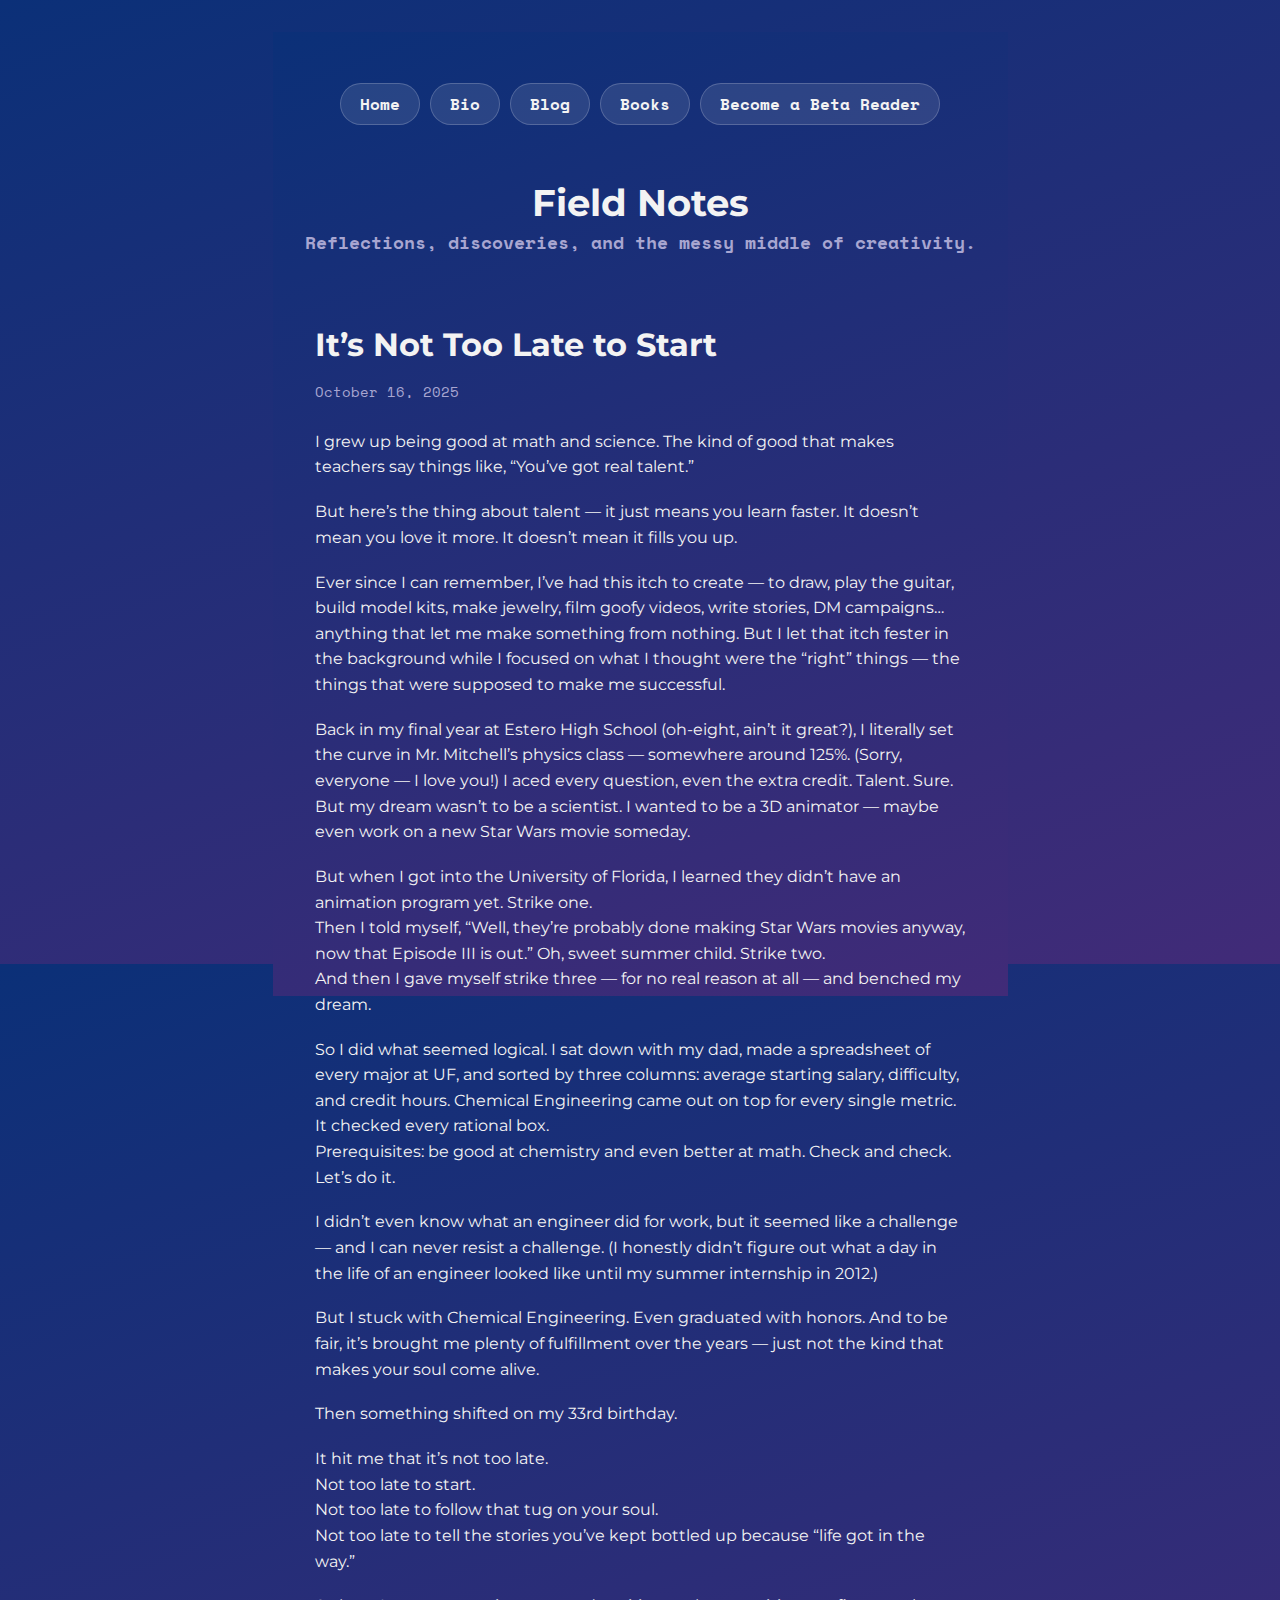
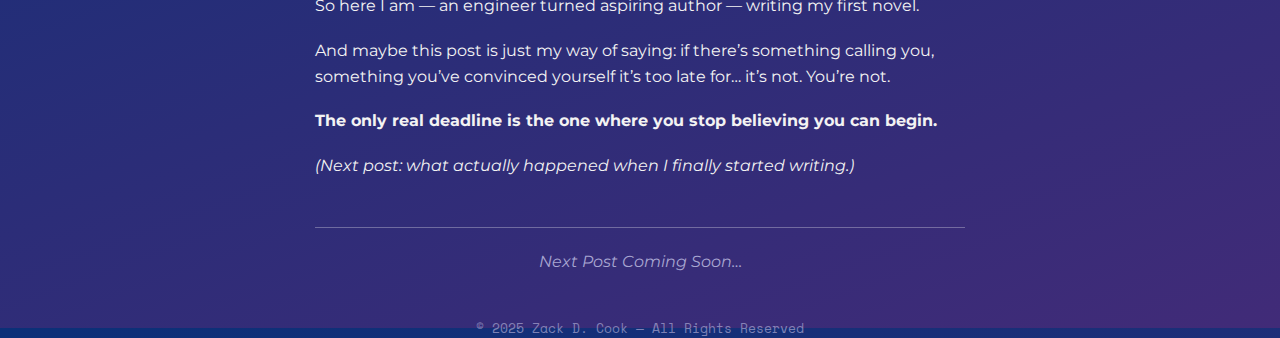
<file: blog/its-not-too-late.html>
<!DOCTYPE html>
<html lang="en">
<head>
  <meta charset="UTF-8" />
  <meta name="viewport" content="width=device-width, initial-scale=1.0" />
  <title>Blog – Zack D. Cook</title>
  <link rel="apple-touch-icon" href="../favicon.png">
  <meta name="theme-color" content="#0B3078">
  <link rel="stylesheet" href="../style.css">

  <style>
    article {
      max-width: 700px;
      text-align: left;
      line-height: 1.7;
    }

    article h1 {
      font-size: 2rem;
      margin-bottom: 0.5rem;
    }

    article .date {
      font-family: 'Space Mono', monospace;
      font-size: 0.9rem;
      color: var(--muted);
      margin-bottom: 1.5rem;
    }

    article p {
      margin-bottom: 1.2rem;
    }

    .next-post {
      margin-top: 3rem;
      padding-top: 1.5rem;
      border-top: 1px solid rgba(255,255,255,0.3);
      color: var(--muted);
      font-style: italic;
      text-align: center;
    }
  </style>
</head>

<body>
  <nav>
    <a href="../index.html">Home</a>
    <a href="../bio.html">Bio</a>
    <a href="index.html">Blog</a>
    <a href="../works.html">Books</a>
    <a href="../beta.html">Become a Beta Reader</a>
  </nav>

  <header>
    <h1>Field Notes</h1>
    <h2>Reflections, discoveries, and the messy middle of creativity.</h2>
  </header>

  <section>
    <article>
      <h1>It’s Not Too Late to Start</h1>
      <div class="date">October 16, 2025</div>

      <p>I grew up being good at math and science. The kind of good that makes teachers say things like, “You’ve got real talent.”</p>

      <p>But here’s the thing about talent — it just means you learn faster. It doesn’t mean you love it more. It doesn’t mean it fills you up.</p>

      <p>Ever since I can remember, I’ve had this itch to create — to draw, play the guitar, build model kits, make jewelry, film goofy videos, write stories, DM campaigns… anything that let me make something from nothing. But I let that itch fester in the background while I focused on what I thought were the “right” things — the things that were supposed to make me successful.</p>

      <p>Back in my final year at Estero High School (oh-eight, ain’t it great?), I literally set the curve in Mr. Mitchell’s physics class — somewhere around 125%. (Sorry, everyone — I love you!) I aced every question, even the extra credit. Talent. Sure. But my dream wasn’t to be a scientist. I wanted to be a 3D animator — maybe even work on a new Star Wars movie someday.</p>

      <p>But when I got into the University of Florida, I learned they didn’t have an animation program yet. Strike one.<br>
      Then I told myself, “Well, they’re probably done making Star Wars movies anyway, now that Episode III is out.” Oh, sweet summer child. Strike two.<br>
      And then I gave myself strike three — for no real reason at all — and benched my dream.</p>

      <p>So I did what seemed logical. I sat down with my dad, made a spreadsheet of every major at UF, and sorted by three columns: average starting salary, difficulty, and credit hours. Chemical Engineering came out on top for every single metric. It checked every rational box.<br>
      Prerequisites: be good at chemistry and even better at math. Check and check. Let’s do it.</p>

      <p>I didn’t even know what an engineer did for work, but it seemed like a challenge — and I can never resist a challenge. (I honestly didn’t figure out what a day in the life of an engineer looked like until my summer internship in 2012.)</p>

      <p>But I stuck with Chemical Engineering. Even graduated with honors. And to be fair, it’s brought me plenty of fulfillment over the years — just not the kind that makes your soul come alive.</p>

      <p>Then something shifted on my 33rd birthday.</p>

      <p>It hit me that it’s not too late.<br>
      Not too late to start.<br>
      Not too late to follow that tug on your soul.<br>
      Not too late to tell the stories you’ve kept bottled up because “life got in the way.”</p>

      <p>So here I am — an engineer turned aspiring author — writing my first novel.</p>

      <p>And maybe this post is just my way of saying: if there’s something calling you, something you’ve convinced yourself it’s too late for… it’s not. You’re not.</p>

      <p><strong>The only real deadline is the one where you stop believing you can begin.</strong></p>

      <p><em>(Next post: what actually happened when I finally started writing.)</em></p>
    </article>

    <div class="next-post">
      Next Post Coming Soon…
    </div>
  </section>

  <footer>© 2025 Zack D. Cook — All Rights Reserved</footer>

  <!-- Cloudflare Web Analytics -->
  <script defer src='https://static.cloudflareinsights.com/beacon.min.js'
    data-cf-beacon='{"token": "25529c53f667454c84579c2abc404e20"}'></script>
  <!-- End Cloudflare Web Analytics -->
</body>
</html>
</file>
<file: style.css>
@import url('https://fonts.googleapis.com/css2?family=Montserrat:wght@400;600&family=Space+Mono&display=swap');

:root {
  --bg-gradient: linear-gradient(160deg, #0B3078 0%, #412B78 100%);
  --text-light: #f3f3f3;
  --accent-blue: #90d3ff;
  --accent-pink: #ff9ace;
  --muted: #a8a6d1;
  --bar-bg: rgba(255,255,255,0.15);
  --bar-glow: rgba(255, 255, 255, 0.3);
}

html, body {
  height: 100%;
  margin: 0;
  background-color: #ff9ace;
  background: var(--bg-gradient);
  font-family: 'Montserrat', sans-serif;
  color: var(--text-light);
  display: flex;
  flex-direction: column;
  align-items: center;
  justify-content: flex-start;
  min-height: 100vh;
  padding: 2rem;
  text-align: center;
}

header {
  margin-bottom: 2rem;
}

img.profile {
  width: 180px;
  height: 180px;
  border-radius: 50%;
  border: 4px solid var(--accent-blue);
  box-shadow: 0 0 25px var(--accent-pink);
  object-fit: cover;
  animation: pulse 4s ease-in-out infinite;
}

@keyframes pulse {
  0%, 100% { box-shadow: 0 0 25px var(--accent-pink); }
  50% { box-shadow: 0 0 35px var(--accent-blue); }
}

h1 {
  font-size: 2.3rem;
  margin: 1rem 0 0.3rem;
}

h2 {
  font-family: 'Space Mono', monospace;
  font-size: 1.1rem;
  color: var(--muted);
  margin-top: 0;
}

nav {
  margin-top: 1.2rem;
  margin-bottom: 2.4rem;
  display: flex;
  justify-content: center;
  flex-wrap: wrap;
  gap: 0.6rem;
}

nav a {
  color: var(--text-light);
  text-decoration: none;
  font-weight: 600;
  background: rgba(255,255,255,0.1);
  padding: 0.5rem 1.2rem;
  border: 1px solid rgba(255,255,255,0.2);
  border-radius: 25px;
  transition: all 0.3s ease;
  font-family: 'Space Mono', monospace;
}

nav a:hover {
  background: linear-gradient(90deg, var(--accent-blue), var(--accent-pink));
  color: #fff;
  box-shadow: 0 0 10px rgba(255,255,255,0.3);
  transform: translateY(-2px);
}

section {
  max-width: 650px;
}

.xp-container {
  background: var(--bar-bg);
  border-radius: 10px;
  width: 100%;
  max-width: 420px;
  height: 22px;
  margin: 0.8rem auto;
  overflow: hidden;
  box-shadow: 0 0 10px var(--bar-glow);
}

.xp-bar {
  height: 100%;
  background: linear-gradient(90deg, var(--accent-blue), var(--accent-pink));
  width: 0%;
  animation: fillBar 2s ease-out forwards;
}

.xp-label {
  font-family: 'Space Mono', monospace;
  font-size: 0.9rem;
  color: var(--muted);
  margin-bottom: 0.2rem;
}

@keyframes fillBar {
  from { width: 0%; }
  to { width: var(--target-width); }
}

footer {
  font-family: 'Space Mono', monospace;
  font-size: 0.8rem;
  color: var(--muted);
  margin-top: 3rem;
  opacity: 0.7;
}

.spotify-placeholder {
  margin-top: 3rem;
  font-style: italic;
  color: var(--muted);
  border-top: 1px solid rgba(255,255,255,0.3);
  padding-top: 1rem;
}

section p {
  text-align: left;
  line-height: 1.6;
  margin-bottom: 1.2rem;
}

form {
  width: 100%;
  text-align: left;
  margin-top: 1.5rem;
}

form input,
form textarea {
  width: 100%;
  margin-top: 0.4rem;
  padding: 0.6rem;
  border: 1px solid rgba(255,255,255,0.3);
  border-radius: 6px;
  background: rgba(255,255,255,0.1);
  color: var(--text-light);
  font-size: 1rem;
  font-family: 'Montserrat', sans-serif;
  box-sizing: border-box;
}

form button,
.back-btn {
  background: linear-gradient(90deg, var(--accent-blue), var(--accent-pink));
  color: #fff;
  border: none;
  border-radius: 25px;
  padding: 0.7rem 1.4rem;
  font-family: 'Space Mono', monospace;
  font-weight: 600;
  cursor: pointer;
  transition: all 0.3s ease;
  display: inline-block;
  text-align: center;
  text-decoration: none;
}

form button:hover,
.back-btn:hover {
  filter: brightness(1.2);
  transform: translateY(-2px);
  box-shadow: 0 0 12px rgba(255,255,255,0.3);
}
</file>
